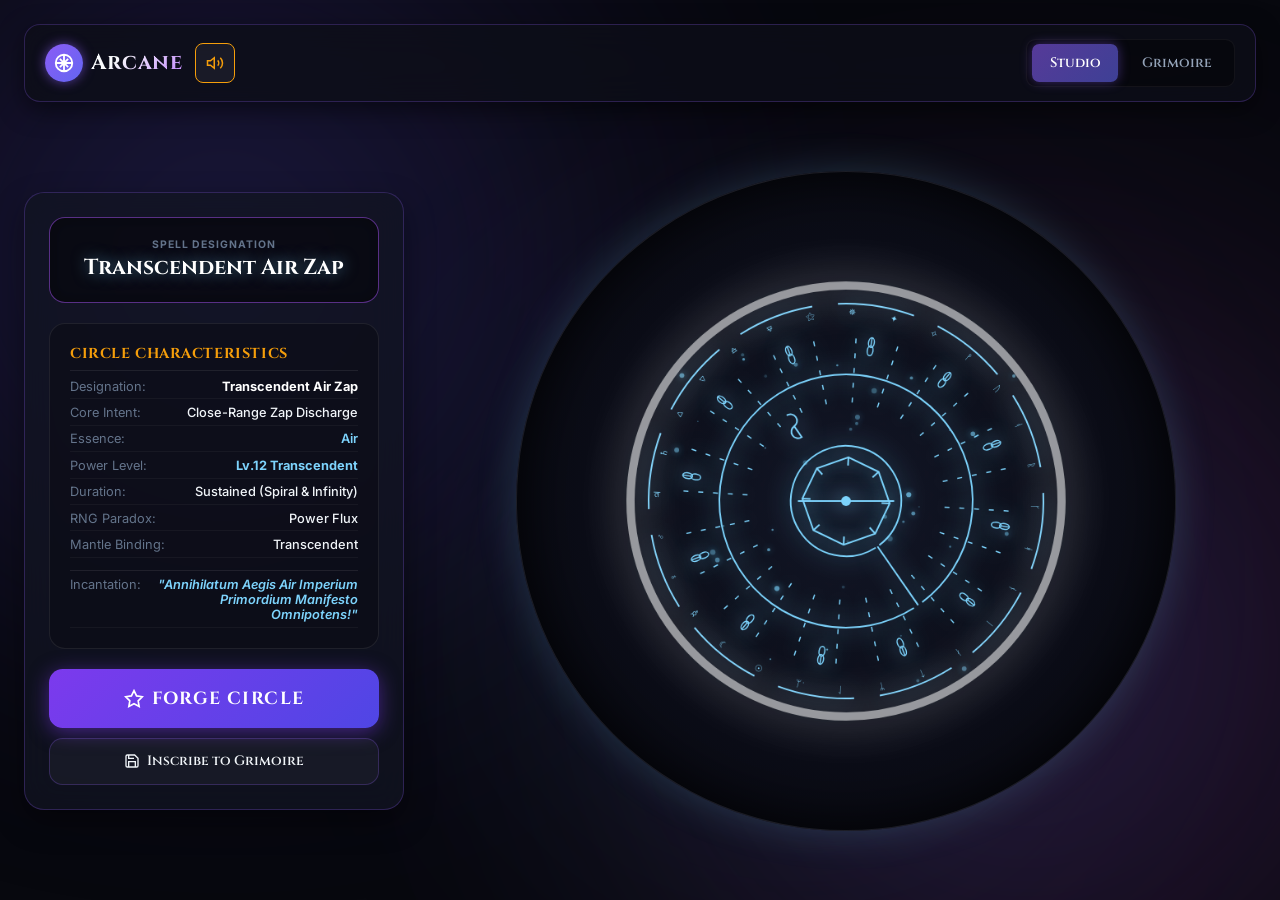
<file: index.html>
<!DOCTYPE html>
<html lang="en">
<head>
    <meta charset="UTF-8">
    <meta name="viewport" content="width=device-width, initial-scale=1.0, maximum-scale=1.0, user-scalable=no">
    <meta name="description" content="Arcane - Procedural Magic Circle Formation Engine with 3-spell Grimoire storage.">
    <title>Arcane - Magic Circle Formation</title>
    <link rel="stylesheet" href="index.css">
</head>
<body>

    <!-- Ambient Background Glow Orbs -->
    <div class="bg-ambient">
        <div class="orb orb-1"></div>
        <div class="orb orb-2"></div>
        <div class="orb orb-3"></div>
    </div>

    <div class="app-container">

        <!-- Header Row 1: Brand + Audio -->
        <header class="app-header">
            <div class="header-top">
                <div class="brand">
                    <div class="brand-icon">
                        <svg viewBox="0 0 24 24" fill="none" stroke="currentColor" stroke-width="2">
                            <circle cx="12" cy="12" r="9" />
                            <path d="M12 3v18M3 12h18M7.5 7.5l9 9M7.5 16.5l9-9" />
                        </svg>
                    </div>
                    <h1 class="brand-title">Arcane</h1>
                </div>
                <button id="audio-toggle" class="btn-icon active" title="Toggle Sound">
                    <svg width="18" height="18" viewBox="0 0 24 24" fill="none" stroke="currentColor" stroke-width="2">
                        <path d="M11 5L6 9H2v6h4l5 4V5zM19.07 4.93a10 10 0 0 1 0 14.14M15.54 8.46a5 5 0 0 1 0 7.07"/>
                    </svg>
                </button>
            </div>
            <!-- Header Row 2: Navigation Tabs -->
            <nav class="nav-tabs">
                <button class="tab-btn active" data-tab="studio">Studio</button>
                <button class="tab-btn" data-tab="grimoire">Grimoire</button>
            </nav>
        </header>

        <!-- Main Studio View -->
        <main id="view-studio" class="studio-main">

            <!-- Canvas Section (Always on top on mobile) -->
            <section class="canvas-section">
                <div class="canvas-wrapper">
                    <canvas id="magicCanvas" width="800" height="800"></canvas>
                </div>
            </section>

            <!-- Info Panel (Below canvas on mobile, side on desktop) -->
            <section class="panel panel-info">

                <!-- Spell Name -->
                <div class="spell-name-box">
                    <span class="field-label">Spell Designation</span>
                    <h2 id="spell-name" class="spell-name-display">Generating formation...</h2>
                </div>

                <!-- Characteristics -->
                <div class="characteristics-box">
                    <h3 class="box-title">Circle Characteristics</h3>
                    <div id="spell-details" class="details-list"></div>
                </div>

                <!-- Buttons -->
                <div class="actions-stack">
                    <button id="forge-btn" class="btn-forge">
                        <svg width="20" height="20" viewBox="0 0 24 24" fill="none" stroke="currentColor" stroke-width="2">
                            <polygon points="12 2 15.09 8.26 22 9.27 17 14.14 18.18 21.02 12 17.77 5.82 21.02 7 14.14 2 9.27 8.91 8.26 12 2"/>
                        </svg>
                        Forge Circle
                    </button>
                    <button id="save-grimoire-btn" class="btn-secondary">
                        <svg width="16" height="16" viewBox="0 0 24 24" fill="none" stroke="currentColor" stroke-width="2">
                            <path d="M19 21H5a2 2 0 0 1-2-2V5a2 2 0 0 1 2-2h11l5 5v11a2 2 0 0 1-2 2z"/>
                            <polyline points="17 21 17 13 7 13 7 21"/>
                            <polyline points="7 3 7 8 15 8"/>
                        </svg>
                        Inscribe to Grimoire
                    </button>
                </div>
            </section>
        </main>

        <!-- Grimoire View -->
        <section id="view-grimoire" class="panel panel-grimoire hidden">
            <div class="grimoire-header">
                <h2 class="panel-title">Grimoire Library</h2>
                <span id="grimoire-count-badge" class="capacity-badge">0 / 3</span>
            </div>
            <div id="grimoire-cards-container" class="grimoire-grid"></div>
        </section>

    </div>

    <script src="app.js"></script>
</body>
</html>
</file>
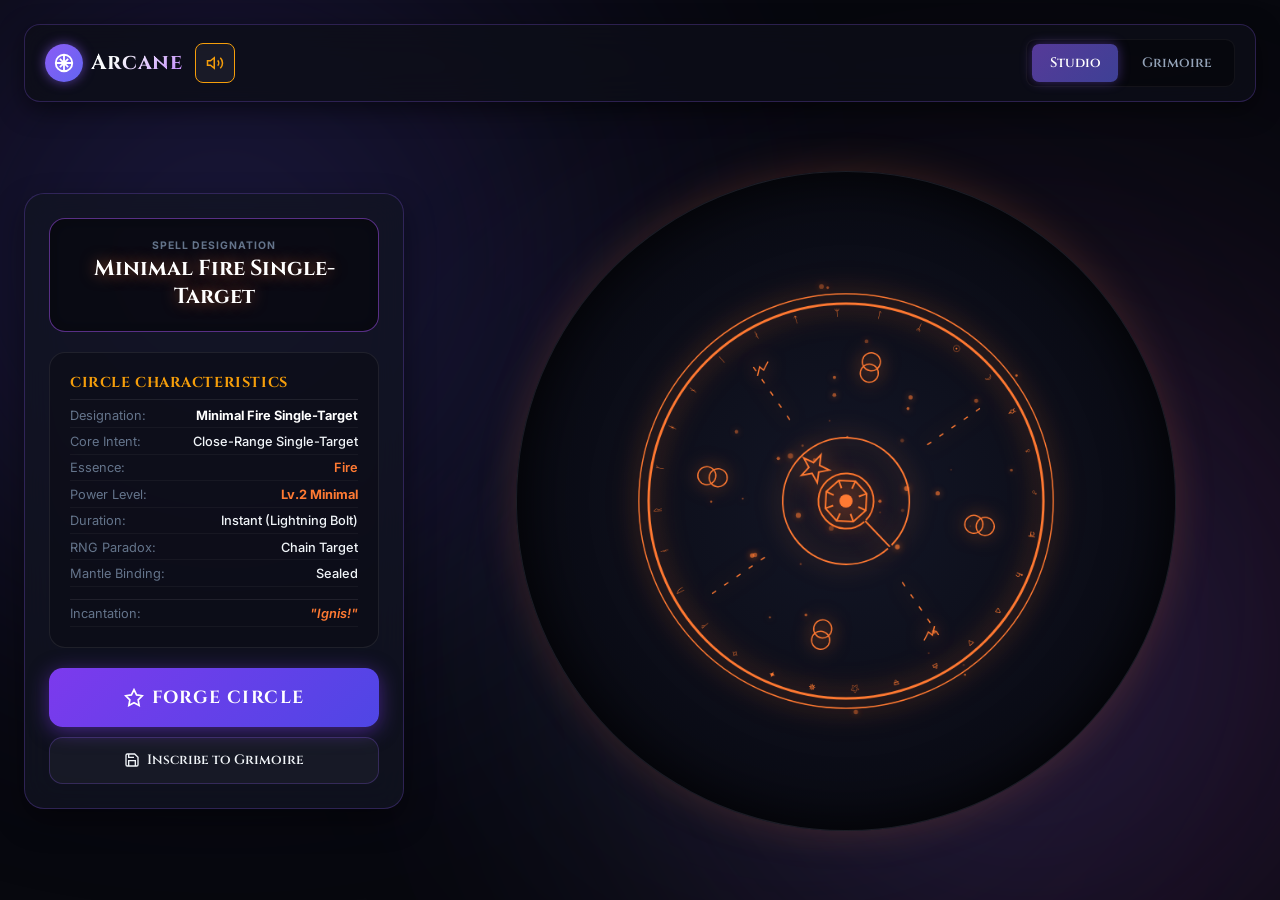
<file: magic_circle_generator.html>
<!DOCTYPE html>
<html lang="en">
<head>
    <meta charset="UTF-8">
    <meta http-equiv="refresh" content="0; url=index.html">
    <title>Arcane Magic Circle Studio Redirect</title>
</head>
<body style="background:#07080e; color:#fff; font-family:sans-serif; display:flex; justify-content:center; align-items:center; height:100vh;">
    <p>Redirecting to <a href="index.html" style="color:#8b5cf6;">Arcane Magic Circle Studio</a>...</p>
    <script>
        window.location.href = "index.html";
    </script>
</body>
</html>
</file>
<file: index.css>
@import url('https://fonts.googleapis.com/css2?family=Cinzel:wght@400;600;700;900&family=Inter:wght@300;400;500;600;700&display=swap');

:root {
    --bg-dark: #07080e;
    --bg-card: rgba(18, 20, 34, 0.75);
    --border-color: rgba(139, 92, 246, 0.25);
    --border-highlight: rgba(168, 85, 247, 0.5);
    --primary-glow: #8b5cf6;
    --gold-accent: #f59e0b;
    --text-primary: #f1f5f9;
    --text-muted: #94a3b8;
    --text-dim: #64748b;
    --font-heading: 'Cinzel', serif;
    --font-body: 'Inter', sans-serif;
}

*, *::before, *::after {
    box-sizing: border-box;
    margin: 0;
    padding: 0;
}

html {
    overflow-x: hidden;
}

body {
    font-family: var(--font-body);
    background-color: var(--bg-dark);
    color: var(--text-primary);
    min-height: 100vh;
    min-height: 100dvh;
    overflow-x: hidden;
    -webkit-tap-highlight-color: transparent;
}

.font-cinzel { font-family: var(--font-heading); }

/* === AMBIENT BACKGROUND === */
.bg-ambient {
    position: fixed; inset: 0;
    pointer-events: none; z-index: 0; overflow: hidden;
}
.orb {
    position: absolute; border-radius: 50%;
    filter: blur(140px); opacity: 0.22;
    animation: floatOrb 20s infinite alternate ease-in-out;
}
.orb-1 { top: -10%; left: -10%; width: 55vw; height: 55vw; background: radial-gradient(circle, #6366f1, #4c1d95); }
.orb-2 { bottom: -15%; right: -10%; width: 60vw; height: 60vw; background: radial-gradient(circle, #8b5cf6, #831843); animation-delay: -7s; }
.orb-3 { top: 40%; left: 45%; width: 35vw; height: 35vw; background: radial-gradient(circle, #06b6d4, #1e1b4b); animation-delay: -12s; }
@keyframes floatOrb {
    0% { transform: translate(0, 0) scale(1); }
    50% { transform: translate(40px, -30px) scale(1.1); }
    100% { transform: translate(-30px, 40px) scale(0.95); }
}

/* === APP CONTAINER === */
.app-container {
    position: relative; z-index: 10;
    width: 100%;
    max-width: 1320px;
    margin: 0 auto;
    padding: 0.75rem;
    display: flex;
    flex-direction: column;
    min-height: 100vh;
    min-height: 100dvh;
}

/* === HEADER === */
.app-header {
    display: flex;
    flex-direction: column;
    gap: 0.5rem;
    padding: 0.65rem 0.85rem;
    margin-bottom: 0.75rem;
    background: rgba(13, 14, 24, 0.8);
    backdrop-filter: blur(16px);
    border: 1px solid var(--border-color);
    border-radius: 0.85rem;
    box-shadow: 0 8px 24px rgba(0, 0, 0, 0.5);
}

.header-top {
    display: flex;
    align-items: center;
    justify-content: space-between;
}

.brand {
    display: flex; align-items: center; gap: 0.5rem;
}

.brand-icon {
    width: 32px; height: 32px; flex-shrink: 0;
    background: linear-gradient(135deg, #8b5cf6, #6366f1);
    border-radius: 50%;
    display: flex; align-items: center; justify-content: center;
    box-shadow: 0 0 12px rgba(139, 92, 246, 0.6);
}
.brand-icon svg { width: 18px; height: 18px; color: #fff; }

.brand-title {
    font-family: var(--font-heading);
    font-size: 1.1rem;
    font-weight: 700;
    letter-spacing: 0.04em;
    background: linear-gradient(135deg, #f8fafc 30%, #c084fc 100%);
    -webkit-background-clip: text;
    -webkit-text-fill-color: transparent;
    background-clip: text;
}

/* Audio Toggle */
.btn-icon {
    background: rgba(255, 255, 255, 0.05);
    border: 1px solid var(--border-color);
    color: var(--text-muted);
    width: 36px; height: 36px;
    border-radius: 0.5rem;
    cursor: pointer;
    display: flex; align-items: center; justify-content: center;
    transition: all 0.2s ease;
    flex-shrink: 0;
}
.btn-icon:hover { color: #fff; background: rgba(139, 92, 246, 0.2); }
.btn-icon.active { color: var(--gold-accent); border-color: var(--gold-accent); }

/* Nav Tabs */
.nav-tabs {
    display: flex; gap: 0.35rem;
    background: rgba(0, 0, 0, 0.35);
    padding: 0.25rem;
    border-radius: 0.6rem;
    border: 1px solid rgba(255, 255, 255, 0.05);
}

.tab-btn {
    flex: 1;
    background: transparent; border: none;
    color: var(--text-muted);
    font-family: var(--font-heading);
    font-size: 0.78rem; font-weight: 600;
    padding: 0.5rem 0.6rem;
    border-radius: 0.45rem;
    cursor: pointer;
    transition: all 0.25s ease;
    text-align: center;
    white-space: nowrap;
}
.tab-btn:hover { color: var(--text-primary); background: rgba(255, 255, 255, 0.05); }
.tab-btn.active {
    color: #fff;
    background: linear-gradient(135deg, rgba(139, 92, 246, 0.6), rgba(99, 102, 241, 0.6));
    box-shadow: 0 0 12px rgba(139, 92, 246, 0.4);
}

/* === STUDIO LAYOUT (Mobile-First: Column) === */
.studio-main {
    display: flex;
    flex-direction: column;
    gap: 0.85rem;
    flex: 1;
}

/* Canvas always first on mobile */
.canvas-section {
    order: 1;
    display: flex;
    justify-content: center;
    align-items: center;
    width: 100%;
    padding: 0.25rem 0;
}

.canvas-wrapper {
    width: 80vw;
    max-width: 320px;
    aspect-ratio: 1 / 1;
    border-radius: 50%;
    background: radial-gradient(circle at center, #131626 0%, #080911 80%);
    box-shadow: 0 0 50px rgba(0, 0, 0, 0.9) inset, 0 0 25px rgba(139, 92, 246, 0.2);
    border: 1px solid rgba(255, 255, 255, 0.08);
    transition: transform 0.1s ease-out;
}

canvas#magicCanvas {
    display: block;
    width: 100%; height: 100%;
    border-radius: 50%;
}

/* Info panel always second on mobile */
.panel-info {
    order: 2;
    width: 100%;
}

/* === PANEL === */
.panel {
    background: var(--bg-card);
    backdrop-filter: blur(16px);
    border: 1px solid var(--border-color);
    border-radius: 1rem;
    padding: 1rem;
    box-shadow: 0 12px 30px rgba(0, 0, 0, 0.4);
    display: flex;
    flex-direction: column;
    gap: 0.85rem;
}

/* Spell Name */
.spell-name-box {
    background: rgba(0, 0, 0, 0.45);
    border: 1px solid var(--border-highlight);
    border-radius: 0.75rem;
    padding: 0.85rem;
    text-align: center;
    box-shadow: 0 0 15px rgba(0, 0, 0, 0.3) inset;
}
.field-label {
    display: block;
    font-size: 0.65rem; font-weight: 700;
    color: var(--text-dim);
    text-transform: uppercase;
    letter-spacing: 0.1em;
    margin-bottom: 0.2rem;
}
.spell-name-display {
    font-family: var(--font-heading);
    font-size: 1.05rem; font-weight: 700;
    color: #fff; line-height: 1.3;
    word-break: break-word;
}

/* Characteristics */
.characteristics-box {
    background: rgba(10, 11, 18, 0.5);
    border: 1px solid rgba(255, 255, 255, 0.08);
    border-radius: 0.75rem;
    padding: 0.75rem;
}
.box-title {
    font-family: var(--font-heading);
    font-size: 0.75rem; font-weight: 700;
    color: var(--gold-accent);
    text-transform: uppercase;
    letter-spacing: 0.04em;
    border-bottom: 1px solid rgba(255, 255, 255, 0.08);
    padding-bottom: 0.4rem;
    margin-bottom: 0.5rem;
}
.details-list {
    display: flex; flex-direction: column;
    gap: 0.35rem;
}
.detail-row {
    display: flex;
    justify-content: space-between;
    align-items: flex-start;
    gap: 0.5rem;
    padding-bottom: 0.3rem;
    border-bottom: 1px solid rgba(255, 255, 255, 0.04);
    font-size: 0.75rem;
}
.detail-label {
    color: var(--text-dim);
    flex-shrink: 0;
    font-size: 0.72rem;
}
.detail-value {
    color: var(--text-primary);
    text-align: right;
    font-weight: 500;
    font-size: 0.72rem;
    word-break: break-word;
    min-width: 0;
}

/* Buttons */
.actions-stack {
    display: flex; flex-direction: column;
    gap: 0.6rem;
}
.btn-forge {
    background: linear-gradient(135deg, #7c3aed 0%, #4f46e5 100%);
    border: none; color: #fff;
    font-family: var(--font-heading);
    font-size: 0.95rem; font-weight: 700;
    letter-spacing: 0.08em;
    padding: 0.9rem 1rem;
    border-radius: 0.75rem;
    cursor: pointer;
    transition: all 0.3s ease;
    display: flex; align-items: center; justify-content: center;
    gap: 0.5rem;
    box-shadow: 0 4px 20px rgba(124, 58, 237, 0.5);
    text-transform: uppercase;
}
.btn-forge:hover {
    box-shadow: 0 0 30px rgba(124, 58, 237, 0.8);
    transform: translateY(-2px);
}
.btn-forge:active { transform: translateY(1px); }

.btn-secondary {
    background: rgba(255, 255, 255, 0.04);
    border: 1px solid var(--border-color);
    color: var(--text-primary);
    font-family: var(--font-heading);
    font-size: 0.78rem; font-weight: 600;
    padding: 0.7rem 0.85rem;
    border-radius: 0.75rem;
    cursor: pointer;
    transition: all 0.2s ease;
    display: flex; align-items: center; justify-content: center;
    gap: 0.4rem;
}
.btn-secondary:hover {
    background: rgba(139, 92, 246, 0.15);
    border-color: var(--border-highlight);
    color: #fff;
}

/* === GRIMOIRE === */
.panel-grimoire {
    width: 100%;
    margin-top: 0.5rem;
}
.grimoire-header {
    display: flex; justify-content: space-between; align-items: center;
    border-bottom: 1px solid rgba(255, 255, 255, 0.08);
    padding-bottom: 0.6rem;
}
.panel-title {
    font-family: var(--font-heading);
    font-size: 1rem; font-weight: 700; color: #fff;
}
.capacity-badge {
    font-family: var(--font-heading);
    font-size: 0.75rem; font-weight: 700;
    background: rgba(0, 0, 0, 0.4);
    border: 1px solid var(--border-color);
    padding: 0.25rem 0.6rem;
    border-radius: 2rem;
    color: var(--text-muted);
}
.grimoire-grid {
    display: grid;
    grid-template-columns: 1fr;
    gap: 1rem;
    margin-top: 0.75rem;
}
.grimoire-card {
    background: var(--bg-card);
    border: 1px solid var(--border-color);
    border-radius: 0.85rem;
    padding: 0.85rem;
    display: flex; flex-direction: column; gap: 0.75rem;
    transition: all 0.3s ease;
}
.grimoire-card:hover {
    border-color: var(--primary-glow);
    box-shadow: 0 8px 20px rgba(139, 92, 246, 0.25);
}
.grimoire-card-header {
    display: flex; justify-content: space-between; align-items: center;
    border-bottom: 1px solid rgba(255, 255, 255, 0.06);
    padding-bottom: 0.35rem;
}
.grimoire-thumb {
    width: 100%; aspect-ratio: 1/1;
    background: #080911;
    border-radius: 0.6rem;
    overflow: hidden;
    display: flex; align-items: center; justify-content: center;
}
.grimoire-thumb img { width: 100%; height: 100%; object-fit: contain; }
.grimoire-actions { display: flex; gap: 0.5rem; margin-top: auto; }

.hidden { display: none !important; }

/* =============================================
   DESKTOP: Side-by-side layout (min-width: 768px)
   ============================================= */
@media (min-width: 768px) {
    .app-container {
        padding: 1.5rem;
    }

    .app-header {
        flex-direction: row;
        align-items: center;
        justify-content: space-between;
        padding: 0.85rem 1.25rem;
        margin-bottom: 1.5rem;
        border-radius: 1rem;
    }

    .header-top {
        gap: 0.75rem;
    }

    .brand-icon { width: 38px; height: 38px; }
    .brand-icon svg { width: 22px; height: 22px; }
    .brand-title { font-size: 1.35rem; }

    .nav-tabs {
        flex: 0 0 auto;
        padding: 0.3rem;
    }
    .tab-btn {
        flex: none;
        padding: 0.6rem 1.1rem;
        font-size: 0.85rem;
    }

    .btn-icon { width: 40px; height: 40px; }

    /* Side-by-side: Panel left, Canvas right */
    .studio-main {
        flex-direction: row;
        align-items: center;
        gap: 2rem;
    }

    .canvas-section {
        order: 2;
        flex: 1;
    }

    .canvas-wrapper {
        width: 100%;
        max-width: 620px;
    }

    .panel-info {
        order: 1;
        width: 380px;
        flex-shrink: 0;
        padding: 1.5rem;
        border-radius: 1.25rem;
        gap: 1.25rem;
    }

    .spell-name-box {
        padding: 1.25rem;
        border-radius: 1rem;
    }
    .spell-name-display {
        font-size: 1.35rem;
    }

    .characteristics-box {
        padding: 1.25rem;
        border-radius: 1rem;
    }
    .box-title { font-size: 0.9rem; }
    .detail-row { font-size: 0.82rem; }
    .detail-label { font-size: 0.8rem; }
    .detail-value { font-size: 0.8rem; }

    .btn-forge {
        font-size: 1.1rem;
        padding: 1.1rem 1.5rem;
        border-radius: 0.85rem;
    }
    .btn-secondary {
        font-size: 0.85rem;
        padding: 0.85rem 1.25rem;
        border-radius: 0.85rem;
    }

    .grimoire-grid {
        grid-template-columns: repeat(auto-fill, minmax(280px, 1fr));
        gap: 1.5rem;
    }
}

/* =============================================
   LARGE DESKTOP (min-width: 1100px)
   ============================================= */
@media (min-width: 1100px) {
    .canvas-wrapper {
        max-width: 660px;
    }
}
</file>
